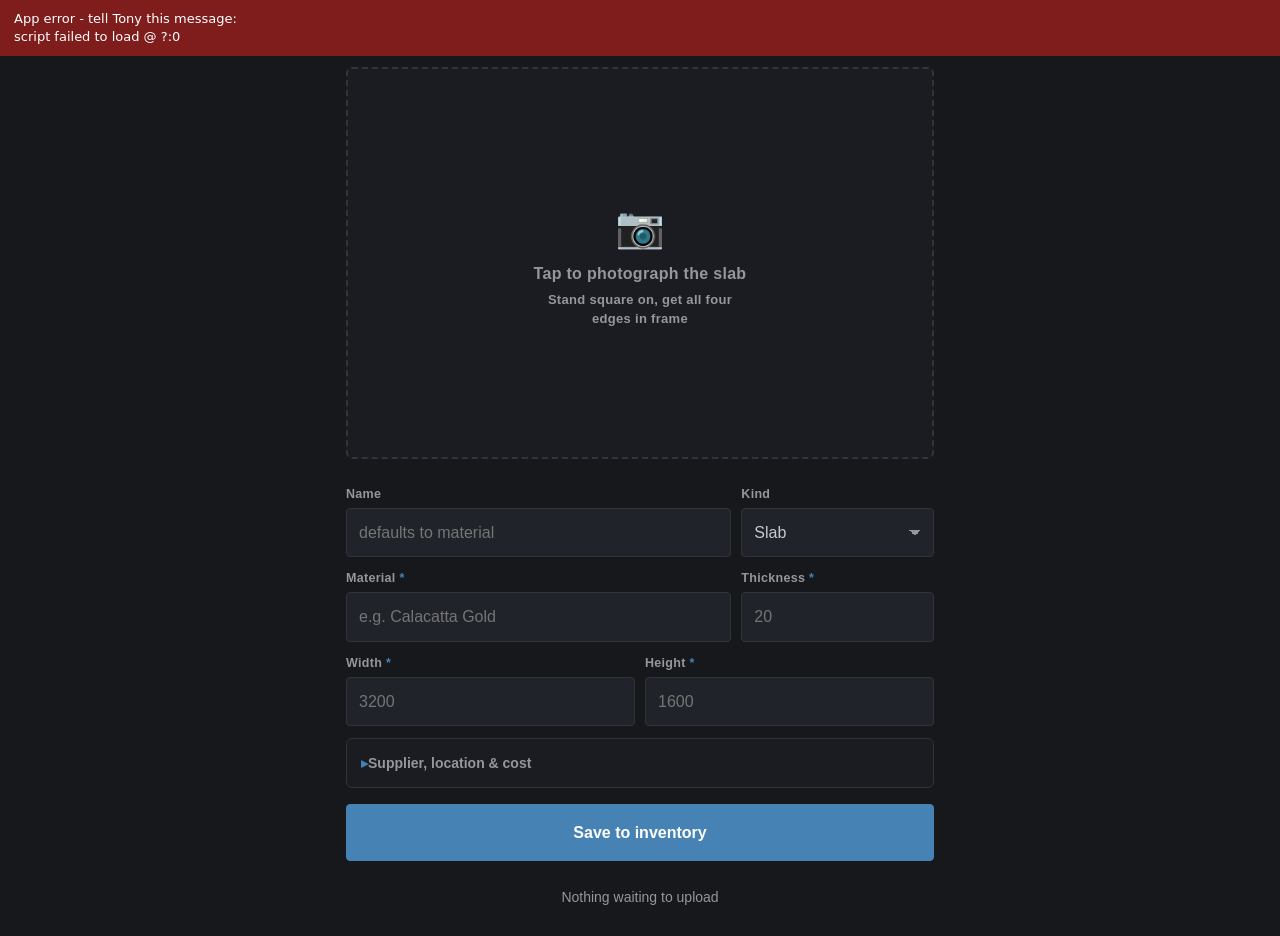
<file: index.html>
<!DOCTYPE html>
<html lang="en">
<head>
<meta charset="utf-8">
<meta name="viewport" content="width=device-width, initial-scale=1, viewport-fit=cover">
<meta name="theme-color" content="#1a1c21">
<meta name="apple-mobile-web-app-capable" content="yes">
<meta name="apple-mobile-web-app-status-bar-style" content="black-translucent">
<meta name="apple-mobile-web-app-title" content="SlabWizard">
<title>SlabWizard Capture</title>
<link rel="manifest" href="manifest.webmanifest">
<link rel="icon" href="icons/icon-192.png">
<link rel="apple-touch-icon" href="icons/icon-192.png">
<link rel="stylesheet" href="styles.css">
</head>
<body>

<header class="bar">
  <span class="bar-spacer" aria-hidden="true"></span>
  <h1 class="brand"><img class="banner" src="icons/banner.png"
      alt="SlabWizard Capture"></h1>
  <div class="bar-right">
    <span id="net-dot" class="dot" title="Connection"></span>
    <button id="btn-settings" class="icon-btn" aria-label="Settings">&#9881;</button>
  </div>
</header>

<!-- ────────────────────────────────── Capture ─────────────────────────── -->
<main id="view-capture" class="view">

  <label id="photo-drop" for="photo-input" class="photo-drop">
    <input id="photo-input" type="file" accept="image/*" capture="environment" hidden>
    <img id="photo-preview" alt="" hidden>
    <div id="photo-placeholder" class="photo-placeholder">
      <span class="cam">&#128247;</span>
      <span class="cam-label">Tap to photograph the slab</span>
      <span class="cam-hint">Stand square on, get all four edges in frame</span>
    </div>
  </label>
  <p id="photo-meta" class="photo-meta" hidden></p>

  <div class="corners-row">
    <button id="btn-corners" class="secondary corners-btn" type="button" hidden>
      <img class="btn-ico" src="icons/rectify_photo.png" alt="">
      <span id="btn-corners-label">Rectify photo…</span>
    </button>
    <label id="jig-block" class="jig-inline" hidden>
      <input id="jig-toggle" type="checkbox">
      <img class="btn-ico" src="icons/targets.png" alt="">
      Jig stickers
    </label>
  </div>
  <p id="corners-state" class="hint corners-state" hidden></p>

  <div id="jig-spans" class="row" hidden>
    <div class="field grow">
      <label for="jig-span-x">Across (mm)</label>
      <input id="jig-span-x" type="number" inputmode="decimal"
             min="1" value="2000">
    </div>
    <div class="field grow">
      <label for="jig-span-y">Down (mm)</label>
      <input id="jig-span-y" type="number" inputmode="decimal"
             min="1" value="1000">
    </div>
  </div>
  <p id="jig-hint" class="hint" hidden>
    The PC will find the stickers and flatten the photo automatically —
    no corner marking needed.
  </p>

  <form id="slab-form" novalidate>
    <div class="row">
      <div class="field grow">
        <label for="f-name">Name</label>
        <input id="f-name" autocomplete="off" placeholder="defaults to material">
      </div>
      <div class="field narrow">
        <label for="f-kind">Kind</label>
        <select id="f-kind">
          <option value="slab">Slab</option>
          <option value="remnant">Remnant</option>
        </select>
      </div>
    </div>

    <div class="row">
      <div class="field grow">
        <label for="f-material">Material <span class="req">*</span></label>
        <input id="f-material" list="material-list" autocomplete="off"
               enterkeyhint="next" placeholder="e.g. Calacatta Gold">
        <datalist id="material-list"></datalist>
      </div>
      <div class="field narrow">
        <label for="f-thickness">Thickness <span class="req">*</span></label>
        <input id="f-thickness" type="number" inputmode="decimal" step="any"
               min="0" placeholder="20">
      </div>
    </div>

    <div class="row">
      <div class="field">
        <label for="f-width">Width <span class="req">*</span></label>
        <input id="f-width" type="number" inputmode="decimal" step="any"
               min="0" placeholder="3200">
      </div>
      <div class="field">
        <label for="f-height">Height <span class="req">*</span></label>
        <input id="f-height" type="number" inputmode="decimal" step="any"
               min="0" placeholder="1600">
      </div>
    </div>

    <details id="more-fields">
      <summary>Supplier, location &amp; cost</summary>
      <div class="row">
        <div class="field grow">
          <label for="f-supplier">Supplier</label>
          <input id="f-supplier" list="supplier-list" autocomplete="off">
          <datalist id="supplier-list"></datalist>
        </div>
        <div class="field narrow">
          <label for="f-lot">Lot</label>
          <input id="f-lot" autocomplete="off">
        </div>
      </div>
      <div class="row">
        <div class="field grow">
          <label for="f-location">Location</label>
          <input id="f-location" list="location-list" autocomplete="off"
                 placeholder="e.g. Rack A3">
          <datalist id="location-list"></datalist>
        </div>
        <div class="field narrow">
          <label for="f-cost">Cost</label>
          <input id="f-cost" type="number" inputmode="decimal" step="any" min="0">
        </div>
      </div>
      <div class="field">
        <label for="f-notes">Notes</label>
        <textarea id="f-notes" rows="2"
                  placeholder="defects, veining, anything the PC should know"></textarea>
      </div>
    </details>

    <p id="form-error" class="form-error" hidden></p>

    <button id="btn-save" type="submit" class="primary">Save to inventory</button>
  </form>

  <button id="btn-queue" class="link-btn">
    <span id="queue-summary">Nothing waiting to upload</span>
  </button>
</main>

<!-- ─────────────────────────────────── Queue ──────────────────────────── -->
<main id="view-queue" class="view" hidden>
  <div class="view-head">
    <button class="back-btn" data-back>&#8592; Back</button>
    <h2>Upload queue</h2>
  </div>
  <p id="queue-hint" class="hint"></p>
  <button id="btn-sync" class="primary">Upload now</button>
  <ul id="queue-list" class="queue-list"></ul>
  <button id="btn-clear-done" class="link-btn">Clear uploaded</button>
</main>

<!-- ───────────────────────────────── Settings ─────────────────────────── -->
<main id="view-settings" class="view" hidden>
  <div class="view-head">
    <button class="back-btn" data-back>&#8592; Back</button>
    <h2>Settings</h2>
  </div>

  <div class="field">
    <label for="s-client-id">Google OAuth client ID</label>
    <input id="s-client-id" autocomplete="off" spellcheck="false"
           placeholder="xxxxx.apps.googleusercontent.com">
    <p class="hint">From Google Cloud Console. See the README — this is a
      one-time setup, and the app can only ever touch the folder it creates.</p>
  </div>

  <div class="field">
    <label for="s-tenant">Site / company code</label>
    <input id="s-tenant" autocomplete="off" spellcheck="false" placeholder="default">
    <p class="hint">Keeps separate yards' inventories apart. Letters, digits,
      dash and underscore only. Must match what the PC is set to import.</p>
  </div>

  <div class="field">
    <label for="s-device">This device's name</label>
    <input id="s-device" autocomplete="off" placeholder="e.g. yard-phone">
    <p class="hint">Stored on each slab record so you can tell who shot it.</p>
  </div>

  <div class="field">
    <label for="s-folder">Drive folder name</label>
    <input id="s-folder" autocomplete="off" placeholder="SlabWizard Captures">
  </div>

  <button id="btn-save-settings" class="primary">Save settings</button>

  <div class="account">
    <p id="auth-state" class="hint">Not connected to Google Drive.</p>
    <button id="btn-connect" class="secondary">Connect Google Drive</button>
    <button id="btn-disconnect" class="link-btn">Disconnect</button>
  </div>

  <details class="diag">
    <summary>Diagnostics</summary>
    <pre id="diag-log" class="diag-log">(no entries)</pre>
    <button id="diag-clear" type="button" class="link-btn">Clear log</button>
  </details>

  <p class="hint version">
    <img class="footer-logo" src="icons/icon-192.png" alt="">
    SlabWizard Capture
    <span id="app-version">v35</span> &middot; bundle schema 1</p>
</main>

<div id="toast" class="toast" hidden></div>

<!-- ─────────────────────────── Corner marking ─────────────────────────── -->
<div id="corner-overlay" class="corner-overlay" hidden>
  <div id="corner-prompt" class="corner-prompt"></div>
  <canvas id="corner-canvas" class="corner-canvas"></canvas>
  <canvas id="corner-loupe" class="corner-loupe" hidden></canvas>
  <div class="corner-actions">
    <button id="corner-cancel" type="button" class="secondary">Cancel</button>
    <button id="corner-redo" type="button" class="secondary">Redo</button>
    <button id="corner-done" type="button" class="primary" disabled>Use corners</button>
  </div>
</div>

<!-- ─────────────────────────── Measurements ───────────────────────────── -->
<div id="measure-overlay" class="sheet-overlay" hidden>
  <div class="sheet">
    <h2>Real-world size</h2>
    <div class="mode-row">
      <button id="mode-rect" type="button" class="mode-btn">Rectangle</button>
      <button id="mode-quad" type="button" class="mode-btn">4 sides + diagonal</button>
    </div>

    <div id="measure-rect">
      <div class="row">
        <div class="field">
          <label for="m-width">Width (mm)</label>
          <input id="m-width" type="number" inputmode="decimal" step="any" min="0">
        </div>
        <div class="field">
          <label for="m-height">Height (mm)</label>
          <input id="m-height" type="number" inputmode="decimal" step="any" min="0">
        </div>
      </div>
      <p class="hint">Tape the slab's true width and height. Assumes square
        corners — use 4 sides + diagonal for the exact shape.</p>
    </div>

    <div id="measure-quad" hidden>
      <div class="row">
        <div class="field">
          <label for="m-top">Top (mm)</label>
          <input id="m-top" type="number" inputmode="decimal" step="any" min="0">
        </div>
        <div class="field">
          <label for="m-bottom">Bottom (mm)</label>
          <input id="m-bottom" type="number" inputmode="decimal" step="any" min="0">
        </div>
      </div>
      <div class="row">
        <div class="field">
          <label for="m-left">Left (mm)</label>
          <input id="m-left" type="number" inputmode="decimal" step="any" min="0">
        </div>
        <div class="field">
          <label for="m-right">Right (mm)</label>
          <input id="m-right" type="number" inputmode="decimal" step="any" min="0">
        </div>
      </div>
      <div class="field">
        <label for="m-diagonal">Diagonal, corner 1 &rarr; corner 3 (mm)</label>
        <input id="m-diagonal" type="number" inputmode="decimal" step="any" min="0">
      </div>
      <p class="hint">The tape distances between your marked corners:
        1&rarr;2 top, 2&rarr;3 right, 3&rarr;4 bottom, 4&rarr;1 left, and the
        1&rarr;3 diagonal. Captures the slab's true shape, square or not.</p>
    </div>

    <div class="field">
      <label for="m-margin">Margin around the slab (mm)</label>
      <input id="m-margin" type="number" inputmode="decimal" step="any" min="0" value="30">
      <p class="hint">Keeps some background in frame — edge detection needs
        it to find the slab's natural edge. Crop it away afterwards.</p>
    </div>

    <p id="measure-error" class="form-error" hidden></p>

    <div class="sheet-actions">
      <button id="measure-back" type="button" class="secondary">Back</button>
      <button id="measure-next" type="button" class="primary">Preview</button>
    </div>
  </div>
</div>

<!-- ───────────────────────────── Preview ──────────────────────────────── -->
<div id="preview-overlay" class="corner-overlay" hidden>
  <div class="corner-prompt"><span id="preview-hint">Drag the edges to crop</span>
    &middot; <span id="preview-readout"></span></div>
  <canvas id="preview-canvas" class="corner-canvas"></canvas>

  <div class="preview-tools">
    <button id="pv-rotl" type="button" class="tool-btn" title="Rotate left">&#10226;</button>
    <button id="pv-rotr" type="button" class="tool-btn" title="Rotate right">&#10227;</button>
    <button id="pv-mode-crop" type="button" class="mode-btn on">Crop</button>
    <button id="pv-mode-outline" type="button" class="mode-btn">Edge</button>
    <button id="pv-mode-rotate" type="button" class="mode-btn">Straighten</button>
  </div>
  <div id="pv-outline-tools" class="preview-tools" hidden>
    <button id="pv-detect" type="button" class="tool-btn">Detect</button>
    <input id="pv-smooth" type="range" min="1" max="100" step="1" value="4"
           title="Smooth — outline simplify tolerance, mm">
    <span id="pv-smooth-value" class="tool-readout">4mm</span>
    <button id="pv-outline-clear" type="button" class="tool-btn">Clear</button>
    <button id="pv-point-remove" type="button" class="tool-btn warn" hidden>
      Remove point</button>
  </div>
  <canvas id="preview-loupe" class="corner-loupe" hidden></canvas>

  <div class="corner-actions">
    <button id="preview-back" type="button" class="secondary">Back</button>
    <button id="preview-reset" type="button" class="secondary">Reset</button>
    <button id="preview-use" type="button" class="primary">Use this</button>
  </div>
</div>

<script>
// Inline, module-independent error trap. If ANY module in app.js's import
// graph fails to load or parse, every button silently dies — this banner
// is the difference between "the app is broken" and "the app looks fine
// but nothing works". It must not depend on anything that can break.
(function () {
  var shown = false;
  function banner(msg) {
    try {
      var log = JSON.parse(localStorage.getItem("slabwizard.diag") || "[]");
      log.push(new Date().toTimeString().slice(0, 8) + "  FATAL " + msg);
      localStorage.setItem("slabwizard.diag", JSON.stringify(log.slice(-40)));
    } catch (e) { /* still show the banner */ }
    if (shown) return;
    shown = true;
    var el = document.createElement("div");
    el.style.cssText = "position:fixed;top:0;left:0;right:0;z-index:9999;" +
      "background:#7f1d1d;color:#fff;padding:10px 14px;font:13px/1.4 " +
      "system-ui,sans-serif;white-space:pre-wrap;word-break:break-word";
    el.textContent = "App error - tell Tony this message:\n" + msg;
    document.body ? document.body.appendChild(el)
                  : addEventListener("DOMContentLoaded", function () {
                      document.body.appendChild(el);
                    });
  }
  addEventListener("error", function (ev) {
    banner((ev.message || "script failed to load") + " @ " +
           String(ev.filename || "?").split("/").pop() + ":" + (ev.lineno || 0));
  }, true);
  addEventListener("unhandledrejection", function (ev) {
    var r = ev.reason;
    banner("unhandled: " + (r && r.message ? r.message : String(r)));
  });
})();
</script>
<script src="https://accounts.google.com/gsi/client" async defer></script>
<script src="config.js"></script>
<script src="app.js" type="module"></script>
</body>
</html>
</file>
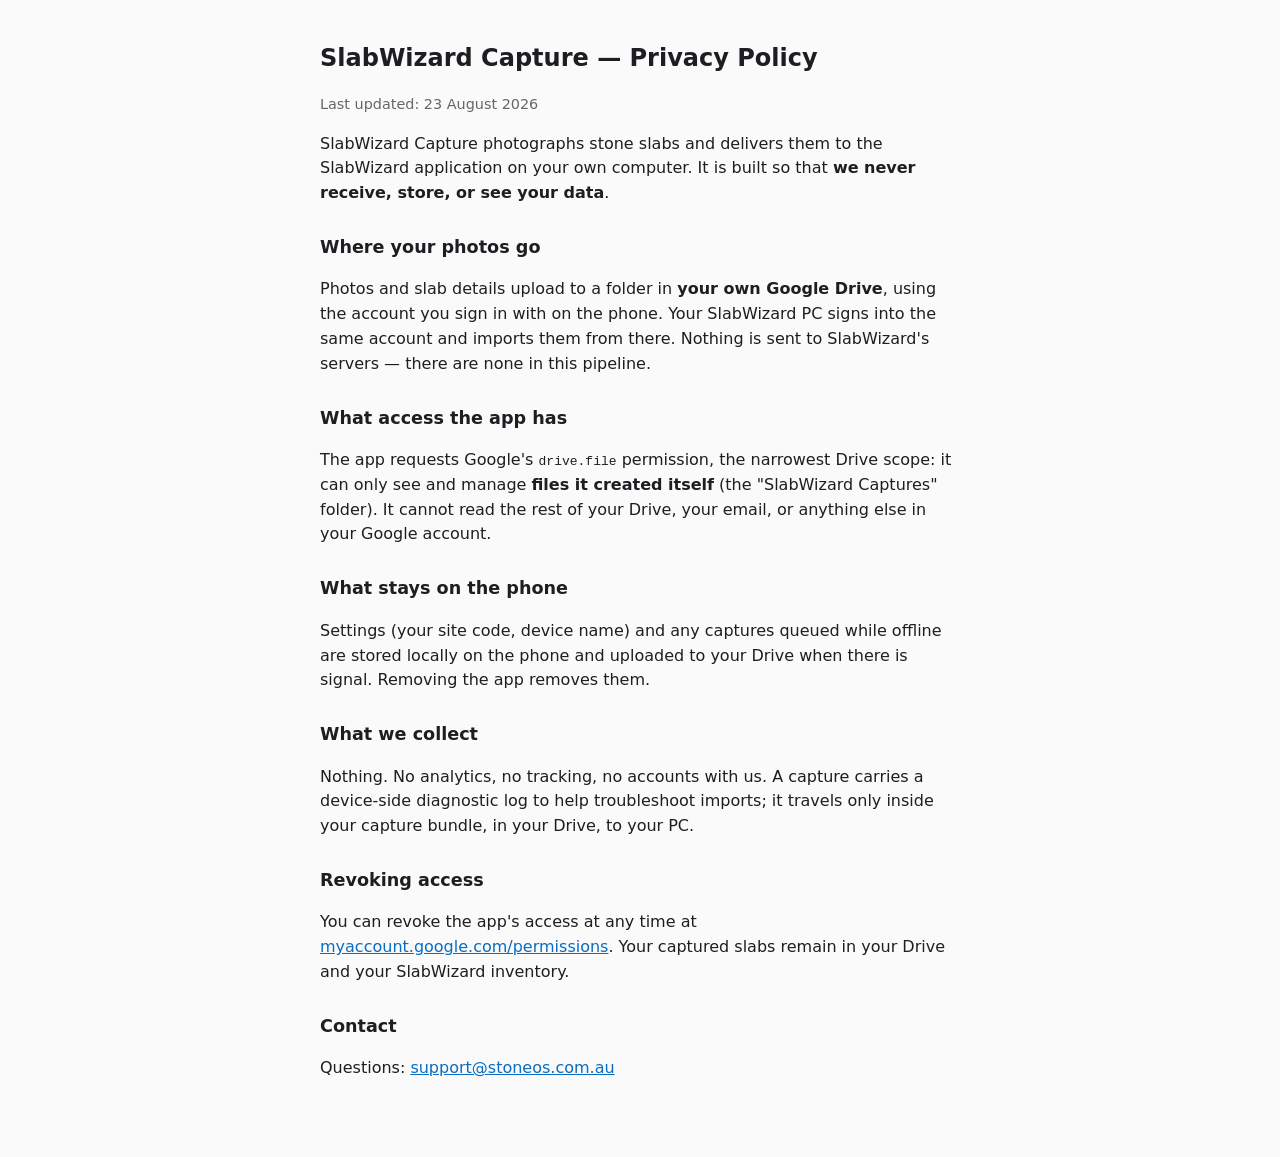
<file: privacy.html>
<!DOCTYPE html>
<html lang="en">
<head>
<meta charset="utf-8">
<meta name="viewport" content="width=device-width, initial-scale=1">
<title>SlabWizard Capture — Privacy Policy</title>
<style>
  body { font-family: system-ui, -apple-system, "Segoe UI", sans-serif;
         max-width: 640px; margin: 0 auto; padding: 24px 20px 60px;
         color: #1c1e22; background: #fafafa; line-height: 1.55; }
  h1 { font-size: 1.5rem; } h2 { font-size: 1.1rem; margin-top: 1.6em; }
  a { color: #0a6cc2; }
  .muted { color: #666; font-size: 0.9rem; }
</style>
</head>
<body>
<h1>SlabWizard Capture — Privacy Policy</h1>
<p class="muted">Last updated: 23 August 2026</p>

<p>SlabWizard Capture photographs stone slabs and delivers them to the
SlabWizard application on your own computer. It is built so that
<b>we never receive, store, or see your data</b>.</p>

<h2>Where your photos go</h2>
<p>Photos and slab details upload to a folder in <b>your own Google
Drive</b>, using the account you sign in with on the phone. Your
SlabWizard PC signs into the same account and imports them from there.
Nothing is sent to SlabWizard's servers — there are none in this
pipeline.</p>

<h2>What access the app has</h2>
<p>The app requests Google's <code>drive.file</code> permission, the
narrowest Drive scope: it can only see and manage <b>files it created
itself</b> (the "SlabWizard Captures" folder). It cannot read the rest of
your Drive, your email, or anything else in your Google account.</p>

<h2>What stays on the phone</h2>
<p>Settings (your site code, device name) and any captures queued while
offline are stored locally on the phone and uploaded to your Drive when
there is signal. Removing the app removes them.</p>

<h2>What we collect</h2>
<p>Nothing. No analytics, no tracking, no accounts with us. A capture
carries a device-side diagnostic log to help troubleshoot imports; it
travels only inside your capture bundle, in your Drive, to your PC.</p>

<h2>Revoking access</h2>
<p>You can revoke the app's access at any time at
<a href="https://myaccount.google.com/permissions">
myaccount.google.com/permissions</a>. Your captured slabs remain in your
Drive and your SlabWizard inventory.</p>

<h2>Contact</h2>
<p>Questions: <a href="mailto:support@stoneos.com.au">support@stoneos.com.au</a></p>
</body>
</html>
</file>
<file: styles.css>
/* SlabWizard Capture — a field tool. Big targets, high contrast, readable
   in sunlight with dusty hands. Dark by default because a phone in a stone
   yard is usually at full brightness anyway.

   Palette AND design language: SlabWizard's own "Dark Minimalist" theme,
   read out of ui/style/style_manager.py (window/panel/button/input colours,
   the steel-blue accent, the status colours) with the Qt chrome's tight
   geometry — 4px radii on buttons and inputs, 6px on group boxes, 1px
   borders everywhere — so the phone app and the desktop app read as one
   product. Change the desktop palette -> update these tokens. */

:root {
  --bg: #16181c;            /* window_background        */
  --surface: #1a1c21;       /* panel/toolbar_background */
  --surface-2: #2d3037;     /* button_background        */
  --line: #32343a;          /* input_border             */
  --line-soft: #282a30;     /* toolbar_border           */
  --line-strong: #41444b;   /* button_border            */
  --text: #c8c8cd;          /* panel_text               */
  --muted: #96969b;         /* statusbar_text           */
  --accent: #4682b4;        /* accent (steel blue)      */
  --accent-hover: #5591c3;  /* accent_hover             */
  --accent-ink: #ffffff;
  --input-bg: #20232a;      /* input_background         */
  --pressed: #23262d;       /* button_pressed           */
  --menu-bg: #1c1e23;       /* menu_background (toast/tooltip) */
  --scroll-handle: #373a41; /* scrollbar_handle         */
  --scroll-border: #5b9bd5; /* the Qt scrollbar's blue edge */
  --ok: #50b46e;            /* status_ok                */
  --warn: #ebaf3c;          /* status_warning           */
  --err: #dc5555;           /* status_error             */
  --radius: 6px;            /* QGroupBox radius — cards, sheets */
  --radius-sm: 4px;         /* Layout.border_radius — buttons, inputs */
}

* { box-sizing: border-box; }

/* The hidden attribute must always win. Several classes below set
   display:flex/block, which overrides the UA's plain [hidden] rule —
   the camera placeholder kept drawing over the photo because of it. */
[hidden] { display: none !important; }

html, body {
  margin: 0;
  background: var(--bg);
  color: var(--text);
  font: 16px/1.45 -apple-system, BlinkMacSystemFont, "Segoe UI", Roboto,
        "Helvetica Neue", Arial, sans-serif;
  -webkit-text-size-adjust: 100%;
}

body {
  padding-bottom: env(safe-area-inset-bottom);
  overscroll-behavior-y: contain;
}

/* ─────────────────────────────── App bar ──────────────────────────────── */

/* The desktop toolbar: actions hug the edges, the banner sits dead centre.
   Grid with equal 1fr gutters reproduces that without absolute maths. */
.bar {
  position: sticky;
  top: 0;
  z-index: 10;
  display: grid;
  grid-template-columns: 1fr auto 1fr;
  align-items: center;
  gap: 12px;
  padding: calc(8px + env(safe-area-inset-top)) 16px 8px;
  background: var(--surface);
  border-bottom: 1px solid var(--line-soft);
}

.bar .brand { margin: 0; line-height: 0; }
.banner {
  height: 32px;
  max-width: 56vw;         /* tiny screens: shrink rather than shove */
  object-fit: contain;
  display: block;
}
.bar-right { display: flex; align-items: center; gap: 10px; justify-self: end; }

.dot {
  width: 10px; height: 10px; border-radius: 50%;
  background: var(--ok); flex: none;
}
.dot.offline { background: var(--muted); }

.icon-btn {
  background: none; border: 0; color: var(--muted);
  font-size: 22px; line-height: 1; padding: 6px 4px; cursor: pointer;
}
.icon-btn:active { color: var(--text); }

/* ──────────────────────────────── Views ───────────────────────────────── */

.view { padding: 16px; max-width: 620px; margin: 0 auto; }
.view[hidden] { display: none; }

.view-head { display: flex; align-items: center; gap: 12px; margin-bottom: 4px; }
.view-head h2 { margin: 0; font-size: 17px; font-weight: 600; }

.back-btn {
  background: none; border: 0; color: var(--accent);
  font-size: 15px; padding: 8px 0; cursor: pointer;
}

/* ─────────────────────────────── Photo ────────────────────────────────── */

.photo-drop {
  display: block;
  position: relative;
  width: 100%;
  aspect-ratio: 3 / 2;
  border: 2px dashed var(--line);
  border-radius: var(--radius);
  background: var(--surface);
  overflow: hidden;
  cursor: pointer;
}
.photo-drop:active { border-color: var(--accent); }
.photo-drop img { width: 100%; height: 100%; object-fit: cover; display: block; }

.photo-placeholder {
  position: absolute; inset: 0;
  display: flex; flex-direction: column;
  align-items: center; justify-content: center;
  gap: 6px; text-align: center; padding: 16px;
}
.cam { font-size: 40px; }
.cam-label { font-size: 16px; font-weight: 600; }
.cam-hint { font-size: 13px; color: var(--muted); max-width: 26ch; }

.photo-meta {
  margin: 6px 2px 0;
  font-size: 12px;
  color: var(--muted);
}

/* ─────────────────────────────── Form ─────────────────────────────────── */

form { margin-top: 16px; }

.row { display: flex; gap: 10px; }
.row + .row { margin-top: 12px; }

.field { display: flex; flex-direction: column; gap: 5px; flex: 1 1 0; min-width: 0; }
.field + .field { margin-top: 0; }
.field.grow { flex: 2 1 0; }
.field.narrow { flex: 1 1 0; }
.row + details, details + .form-error, .row + .form-error { margin-top: 12px; }

label {
  font-size: 12.5px;
  font-weight: 600;
  color: var(--muted);
  letter-spacing: .3px;
}
.req { color: var(--accent); }

input, select, textarea {
  font: inherit;
  color: var(--text);
  background: var(--input-bg);
  border: 1px solid var(--line);
  border-radius: var(--radius-sm);
  padding: 12px 12px;
  width: 100%;
  min-height: 48px;          /* thumb-sized target */
}
textarea { min-height: 64px; resize: vertical; }
input:focus, select:focus, textarea:focus {
  outline: none;
  border-color: var(--accent);
}
input.bad { border-color: var(--err); }

select {
  appearance: none;
  background-image:
    linear-gradient(45deg, transparent 50%, var(--muted) 50%),
    linear-gradient(135deg, var(--muted) 50%, transparent 50%);
  background-position: calc(100% - 18px) 50%, calc(100% - 12px) 50%;
  background-size: 6px 6px, 6px 6px;
  background-repeat: no-repeat;
}

details {
  background: var(--surface);
  border: 1px solid var(--line);
  border-radius: var(--radius);
  padding: 0 12px;
}
details[open] { padding-bottom: 14px; }
summary {
  padding: 14px 2px;
  font-size: 14px;
  font-weight: 600;
  color: var(--muted);
  cursor: pointer;
  list-style: none;
}
summary::-webkit-details-marker { display: none; }
summary::before { content: "\25B8 "; color: var(--accent); }
details[open] summary::before { content: "\25BE "; }
details .row:first-of-type { margin-top: 0; }
details .field { margin-top: 12px; }

.form-error {
  margin: 12px 0 0;
  color: var(--err);
  font-size: 14px;
}

/* ─────────────────────────────── Buttons ──────────────────────────────── */

/* QPushButton: 1px border, 4px radius, flat fill. Primary is the accent
   (a checked tool button); secondary is the stock button. */
button.primary, button.secondary {
  display: block;
  width: 100%;
  margin-top: 16px;
  padding: 16px;
  font: inherit;
  font-weight: 650;
  border: 1px solid var(--line-strong);
  border-radius: var(--radius-sm);
  cursor: pointer;
  min-height: 56px;
}
button.primary {
  background: var(--accent); color: var(--accent-ink);
  border-color: var(--accent);
}
button.secondary { background: var(--surface-2); color: var(--text); }
button.primary:disabled, button.secondary:disabled { opacity: .5; }
button.primary:active { background: var(--accent-hover); border-color: var(--accent-hover); }
button.secondary:active { background: var(--pressed); }

.link-btn {
  display: block;
  width: 100%;
  margin-top: 14px;
  padding: 12px;
  background: none;
  border: 0;
  color: var(--muted);
  font: inherit;
  font-size: 14px;
  text-align: center;
  cursor: pointer;
}
.link-btn:active { color: var(--text); }

/* ──────────────────────────────── Queue ───────────────────────────────── */

.hint { color: var(--muted); font-size: 13px; margin: 8px 0 0; }
.hint.version { margin-top: 28px; text-align: center; font-size: 12px; }

.queue-list { list-style: none; margin: 16px 0 0; padding: 0; }

.queue-item {
  display: flex;
  align-items: center;
  gap: 12px;
  padding: 10px;
  background: var(--surface);
  border: 1px solid var(--line);
  border-radius: var(--radius);
}
.queue-item + .queue-item { margin-top: 10px; }
.queue-item img {
  width: 56px; height: 56px; flex: none;
  object-fit: cover; border-radius: var(--radius-sm); background: var(--surface-2);
}
.queue-item .qi-body { flex: 1 1 auto; min-width: 0; }
.queue-item .qi-title {
  font-weight: 600; font-size: 15px;
  white-space: nowrap; overflow: hidden; text-overflow: ellipsis;
}
.queue-item .qi-sub { font-size: 12.5px; color: var(--muted); }
.queue-item .qi-status { font-size: 12px; font-weight: 650; flex: none; }
.qi-status.queued   { color: var(--warn); }
.qi-status.uploading{ color: var(--accent); }
.qi-status.uploaded { color: var(--ok); }
.qi-status.error    { color: var(--err); }

.queue-item .qi-del {
  background: none; border: 0; color: var(--muted);
  font-size: 20px; padding: 6px; cursor: pointer; flex: none;
}

.account {
  margin-top: 28px;
  padding-top: 20px;
  border-top: 1px solid var(--line);
}

/* ──────────────────────────────── Toast ───────────────────────────────── */

/* Styled like the desktop's QToolTip: menu ground, 1px separator border,
   square-ish corners — not a mobile pill. */
.toast {
  position: fixed;
  left: 50%;
  bottom: calc(24px + env(safe-area-inset-bottom));
  transform: translateX(-50%);
  z-index: 50;
  max-width: min(90vw, 460px);
  padding: 13px 18px;
  background: var(--menu-bg);
  border: 1px solid var(--line);
  border-radius: var(--radius);
  font-size: 14.5px;
  text-align: center;
  box-shadow: 0 8px 28px rgba(0, 0, 0, .45);
}
.toast[hidden] { display: none; }
.toast.err { border-color: var(--err); color: #ffd9d3; }
.toast.ok  { border-color: var(--ok); }

@media (prefers-reduced-motion: no-preference) {
  .toast { animation: rise .18s ease-out; }
  @keyframes rise {
    from { opacity: 0; transform: translate(-50%, 8px); }
    to   { opacity: 1; transform: translate(-50%, 0); }
  }
}


/* ─────────────────────────── Corner marking ─────────────────────────── */

/* Rectify button with the jig-sticker toggle inline at its right.
   `.corners-row .corners-btn` outranks `button.secondary` — a bare
   `.corners-btn` loses the margin-top fight and sits 16px low. */
.corners-row { display: flex; align-items: stretch; gap: 10px; margin-top: 10px; }
.corners-row:not(:has(:not([hidden]))) { display: none; }  /* pre-photo: no stray gap */
.corners-row .corners-btn {
  margin-top: 0;
  flex: 1 1 auto;
  width: auto;
  display: flex;
  align-items: center;
  justify-content: center;
  gap: 10px;
}
.corners-btn.marked { border-color: var(--ok); color: var(--ok); }
.btn-ico { width: 26px; height: 26px; object-fit: contain; flex: none; }
.corners-state { margin: 6px 2px 0; }
.corners-state .ok { color: var(--ok); }
#jig-spans { margin-top: 12px; }

.jig-inline {
  flex: none;
  display: flex;
  align-items: center;
  gap: 8px;
  min-height: 56px;        /* same height as button.secondary beside it */
  padding: 0 14px;
  font-size: 14px;
  font-weight: 600;
  color: var(--text);
  background: var(--surface-2);
  border: 1px solid var(--line-strong);
  border-radius: var(--radius-sm);
  cursor: pointer;
}
.jig-inline input {
  width: 22px;
  height: 22px;
  min-height: 0;
  padding: 0;
  flex: none;
  accent-color: var(--accent);
}

.corner-overlay {
  position: fixed;
  inset: 0;
  z-index: 100;
  background: var(--bg);
  touch-action: none;          /* the canvas owns every gesture */
}
.corner-overlay[hidden] { display: none; }

.corner-canvas { position: absolute; inset: 0; display: block; }

.corner-prompt {
  position: absolute;
  top: calc(12px + env(safe-area-inset-top));
  left: 50%;
  transform: translateX(-50%);
  z-index: 102;
  max-width: 92vw;
  padding: 10px 18px;
  background: var(--surface);
  border: 1px solid var(--line-strong);
  border-radius: var(--radius);
  font-size: 14.5px;
  font-weight: 600;
  text-align: center;
  pointer-events: none;
}

.corner-loupe {
  position: absolute;
  z-index: 103;
  border: 2px solid var(--accent);
  border-radius: 50%;
  box-shadow: 0 6px 22px rgba(0, 0, 0, .55);
  pointer-events: none;
}

.corner-actions {
  position: absolute;
  left: 0; right: 0;
  bottom: calc(12px + env(safe-area-inset-bottom));
  z-index: 102;
  display: flex;
  gap: 10px;
  padding: 0 14px;
}
.corner-actions button {
  flex: 1 1 0;
  margin-top: 0;
  min-height: 52px;
  padding: 12px;
}

/* ───────────────────────── Measurement sheet ───────────────────────── */

.sheet-overlay {
  position: fixed;
  inset: 0;
  z-index: 100;
  background: rgba(0, 0, 0, .6);
  display: flex;
  align-items: flex-end;
  justify-content: center;
}
.sheet-overlay[hidden] { display: none; }

.sheet {
  width: 100%;
  max-width: 620px;
  max-height: 88vh;
  overflow-y: auto;
  background: var(--surface);
  border: 1px solid var(--line-strong);
  border-radius: var(--radius) var(--radius) 0 0;
  padding: 18px 16px calc(16px + env(safe-area-inset-bottom));
}
.sheet h2 { margin: 0 0 12px; font-size: 17px; }
.sheet .row { margin-top: 12px; }
.sheet .field { margin-top: 12px; }
.sheet .row .field { margin-top: 0; }

.mode-row { display: flex; gap: 8px; }
.mode-btn {
  flex: 1 1 0;
  padding: 12px;
  font: inherit;
  font-weight: 600;
  color: var(--muted);
  background: var(--surface-2);
  border: 1px solid var(--line-strong);
  border-radius: var(--radius-sm);
  cursor: pointer;
  min-height: 48px;
}
.mode-btn:active { background: var(--pressed); }
.mode-btn.on {
  color: var(--accent-ink);
  background: var(--accent);
  border-color: var(--accent);
}

.sheet-actions { display: flex; gap: 10px; margin-top: 6px; }
.sheet-actions button { flex: 1 1 0; }

/* ───────────────────────── Preview toolbars ────────────────────────── */

.preview-tools {
  position: absolute;
  left: 0; right: 0;
  bottom: calc(76px + env(safe-area-inset-bottom));
  z-index: 102;
  display: flex;
  align-items: center;
  gap: 8px;
  padding: 8px 14px;
}
#pv-outline-tools { bottom: calc(128px + env(safe-area-inset-bottom)); }

.tool-btn {
  padding: 10px 14px;
  min-height: 44px;
  font: inherit;
  font-weight: 600;
  color: var(--text);
  background: var(--surface-2);
  border: 1px solid var(--line-strong);
  border-radius: var(--radius-sm);
  cursor: pointer;
  flex: none;
}
.tool-btn:active { background: var(--pressed); }
.tool-btn.wide { flex: 1 1 auto; }
.tool-btn.warn { color: var(--err); border-color: var(--err); }

.preview-tools .mode-btn { flex: 1 1 0; min-height: 44px; padding: 10px; }
.preview-tools input[type="range"] { flex: 1 1 0; min-width: 60px; accent-color: var(--accent); }

.tool-readout {
  flex: none;
  min-width: 44px;
  text-align: center;
  font-size: 12.5px;
  font-weight: 600;
  color: var(--muted);
}

.diag { margin-top: 20px; }
.diag-log {
  margin: 8px 0 0;
  padding: 10px;
  background: var(--input-bg);
  border: 1px solid var(--line);
  border-radius: var(--radius-sm);
  font: 11px/1.5 ui-monospace, Consolas, monospace;
  color: var(--muted);
  white-space: pre-wrap;
  word-break: break-word;
  max-height: 40vh;
  overflow-y: auto;
}

/* ─────────────────────────── Desktop touches ───────────────────────── */

/* Settings footer mark — the wizard-hat + saw-blade logo. */
.footer-logo {
  display: block;
  width: 44px;
  height: 44px;
  margin: 0 auto 8px;
}

/* The desktop's scrollbar: dark track, grey handle with the blue edge.
   Overlay scrollbars on phones mostly ignore this; desktop browsers and
   the diag log get the SlabWizard look. */
.diag-log::-webkit-scrollbar, .sheet::-webkit-scrollbar { width: 12px; }
.diag-log::-webkit-scrollbar-track, .sheet::-webkit-scrollbar-track {
  background: var(--surface);
}
.diag-log::-webkit-scrollbar-thumb, .sheet::-webkit-scrollbar-thumb {
  background: var(--scroll-handle);
  border: 1px solid var(--scroll-border);
  border-radius: 5px;
}
</file>
